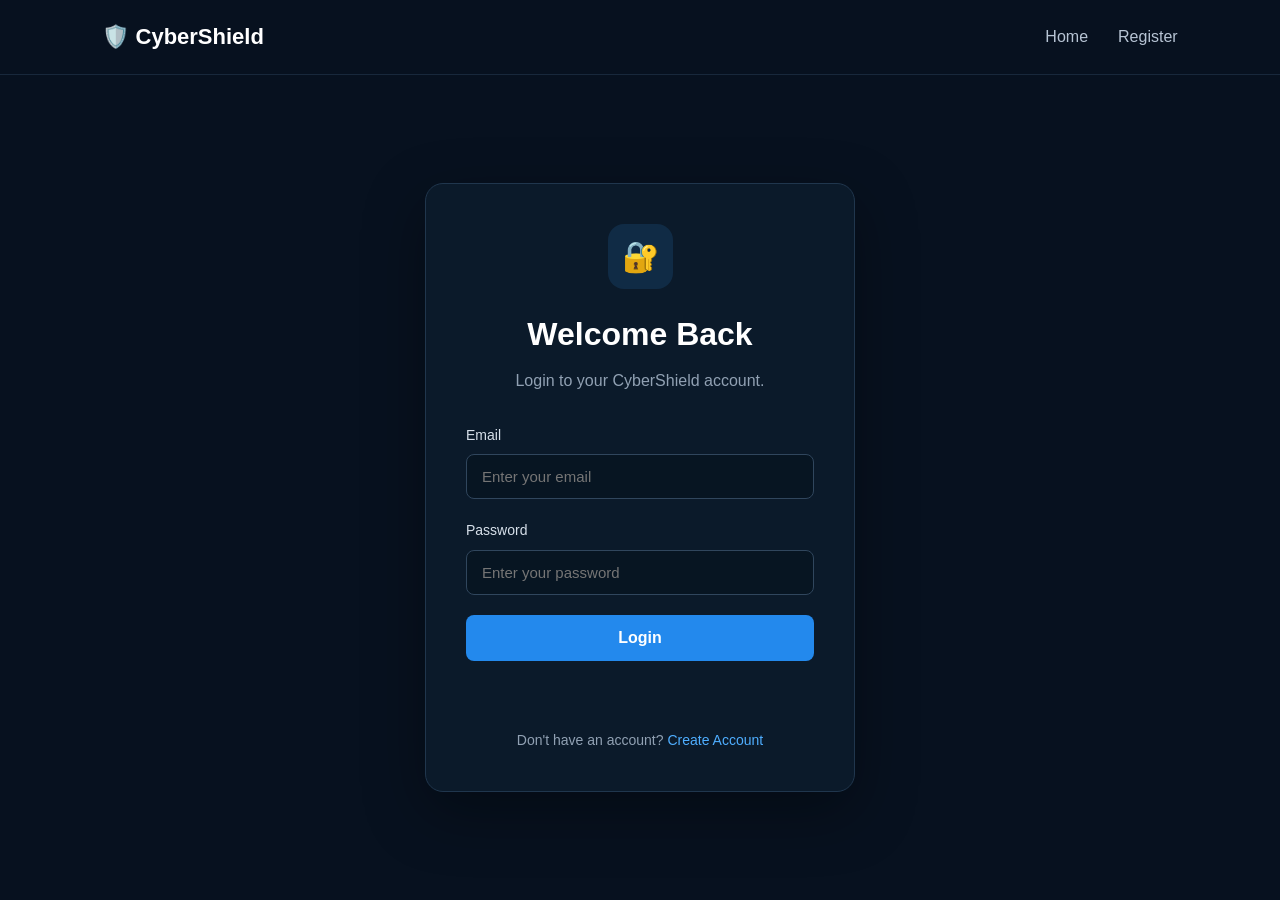
<file: frontend/dashboard.html>
<!DOCTYPE html>
<html lang="en">

<head>
    <meta charset="UTF-8">
    <meta name="viewport" content="width=device-width, initial-scale=1.0">

    <title>CyberShield Dashboard</title>

    <link rel="stylesheet" href="css/style.css">
</head>

<body class="dashboard-page">

    <!-- =========================
         SIDEBAR
    ========================== -->

    <aside class="sidebar">

        <div class="sidebar-logo">
            <span class="logo-icon">🛡️</span>
            <span>CyberShield</span>
        </div>


        <nav class="sidebar-nav">

            <a href="dashboard.html" class="nav-item active">
                <span>🏠</span>
                <span>Dashboard</span>
            </a>

            <a href="#urlScanner" class="nav-item">
                <span>🔗</span>
                <span>URL Scanner</span>
            </a>

            <a href="#emailAnalyzer" class="nav-item">
                <span>📧</span>
                <span>Email Analyzer</span>
            </a>

            <a href="#messageAnalyzer" class="nav-item">
                <span>💬</span>
                <span>Message Analyzer</span>
            </a>

            <a href="#scanHistory" class="nav-item">
                <span>📋</span>
                <span>Scan History</span>
            </a>

        </nav>


        <div class="sidebar-bottom">

            <a href="#settings" class="nav-item">
                <span>⚙️</span>
                <span>Settings</span>
            </a>

            <a href="#" class="nav-item" id="logoutButton">
                <span>🚪</span>
                <span>Logout</span>
            </a>

        </div>

    </aside>


    <!-- =========================
         MAIN CONTENT
    ========================== -->

    <main class="dashboard-main">

        <!-- TOP HEADER -->

        <header class="dashboard-header">

            <div>
                <h1>Dashboard</h1>
                <p>Cybersecurity &amp; Phishing Detection</p>
            </div>

            <div class="user-info">

                <div class="user-avatar">
                    👤
                </div>

                <div>
                    <strong id="userName">User</strong>
                    <small id="userEmail">user@example.com</small>
                </div>

            </div>

        </header>


        <!-- =========================
             WELCOME SECTION
        ========================== -->

        <section class="welcome-section">

            <div>

                <h2>
                    Welcome back,
                    <span id="welcomeName">User</span> 👋
                </h2>

                <p>
                    Protect yourself from phishing, malicious URLs,
                    suspicious emails and cyber threats.
                </p>

            </div>

        </section>


        <!-- =========================
             STATISTICS
        ========================== -->

        <section class="stats-grid">

            <div class="stat-card">

                <div class="stat-icon">
                    🔍
                </div>

                <div>
                    <p>Total Scans</p>
                    <h2 id="totalScans">0</h2>
                </div>

            </div>


            <div class="stat-card">

                <div class="stat-icon">
                    🟢
                </div>

                <div>
                    <p>Safe</p>
                    <h2 id="safeScans">0</h2>
                </div>

            </div>


            <div class="stat-card">

                <div class="stat-icon">
                    🟡
                </div>

                <div>
                    <p>Suspicious</p>
                    <h2 id="suspiciousScans">0</h2>
                </div>

            </div>


            <div class="stat-card">

                <div class="stat-icon">
                    🔴
                </div>

                <div>
                    <p>High Risk</p>
                    <h2 id="highRiskScans">0</h2>
                </div>

            </div>

        </section>


        <!-- =========================
             URL SCANNER
        ========================== -->

        <section
            class="content-section scanner-section"
            id="urlScanner"
        >

            <div class="section-title">

                <div class="section-title-icon">
                    🔗
                </div>

                <div>

                    <h2>URL Scanner</h2>

                    <p>
                        Analyze a URL for phishing and malicious indicators.
                    </p>

                </div>

            </div>


            <div class="scanner-card">

                <label for="urlInput">
                    Enter a website URL
                </label>


                <div class="scanner-form">

                    <input
                        type="text"
                        id="urlInput"
                        placeholder="https://example.com"
                        autocomplete="off"
                    >

                    <button
                        type="button"
                        id="scanButton"
                    >
                        Scan URL
                    </button>

                </div>


                <p class="scanner-help">
                    CyberShield analyzes URL characteristics
                    and calculates a security risk score.
                </p>

            </div>


            <!-- SCAN RESULT -->

            <div id="scanResult"></div>

        </section>

<!-- =========================
     EMAIL ANALYZER
========================== -->

<section
    class="content-section scanner-section"
    id="emailAnalyzer"
>
    <div class="section-title">
        <div class="section-title-icon">📧</div>


    <div>
        <h2>Email Analyzer</h2>
        <p>Analyze suspicious emails for phishing indicators.</p>
    </div>
</div>

<div class="scanner-card">
    <label for="emailInput">Paste the email subject and body</label>

    <textarea
        id="emailInput"
        rows="8"
        maxlength="20000"
        placeholder="Paste a suspicious email here..."
        style="width: 100%; box-sizing: border-box; padding: 14px; margin-top: 10px; border-radius: 8px; resize: vertical;"
    ></textarea>

    <div style="margin-top: 16px;">
        <button type="button" id="emailScanButton">
            Analyze Email
        </button>
    </div>

    <p class="scanner-help">
        CyberShield checks email content and embedded URLs for
        configured phishing indicators. Avoid pasting real passwords,
        OTPs, or other sensitive personal information.
    </p>
</div>

<div id="emailScanResult" aria-live="polite"></div>

</section>

       





        <!-- =========================
             SCAN HISTORY
        ========================== -->

        <section
            class="content-section"
            id="scanHistory"
        >

            <div class="section-title">

                <div class="section-title-icon">
                    📋
                </div>

                <div>

                    <h2>Recent Scans</h2>

                    <p>
                        Your latest security analysis.
                    </p>

                </div>

            </div>


            <div class="history-card">

                <div class="table-wrapper">

                    <table>

                        <thead>

                            <tr>
                                <th>Type</th>
                                <th>Input</th>
                                <th>Result</th>
                                <th>Risk Score</th>
                                <th>Date</th>
                            </tr>

                        </thead>


                        <tbody id="scanHistoryBody">

                            <tr>

                                <td colspan="5" class="empty-history">
                                    No scans yet.
                                </td>

                            </tr>

                        </tbody>

                    </table>

                </div>

            </div>

        </section>


        <!-- =========================
             SETTINGS
        ========================== -->

        <section
            class="content-section coming-soon-section"
            id="settings"
        >

            <div class="section-title">

                <div class="section-title-icon">
                    ⚙️
                </div>

                <div>

                    <h2>Settings</h2>

                    <p>
                        Manage your CyberShield account.
                    </p>

                </div>

            </div>


            <div class="coming-soon-card">

                <div class="coming-soon-icon">
                    ⚙️
                </div>

                <h3>Account Settings</h3>

                <p>
                    Account and security settings will be added later.
                </p>

                <span class="coming-soon-badge">
                    Coming Soon
                </span>

            </div>

        </section>


        <!-- FOOTER -->

        <footer class="dashboard-footer">

            <p>
                © 2026 CyberShield —
                AI-Powered Cybersecurity &amp; Phishing Detection
            </p>

        </footer>

    </main>


    <!-- =========================
         JAVASCRIPT
    ========================== -->

    <script src="js/dashboard.js"></script>

</body>

</html>
</file>
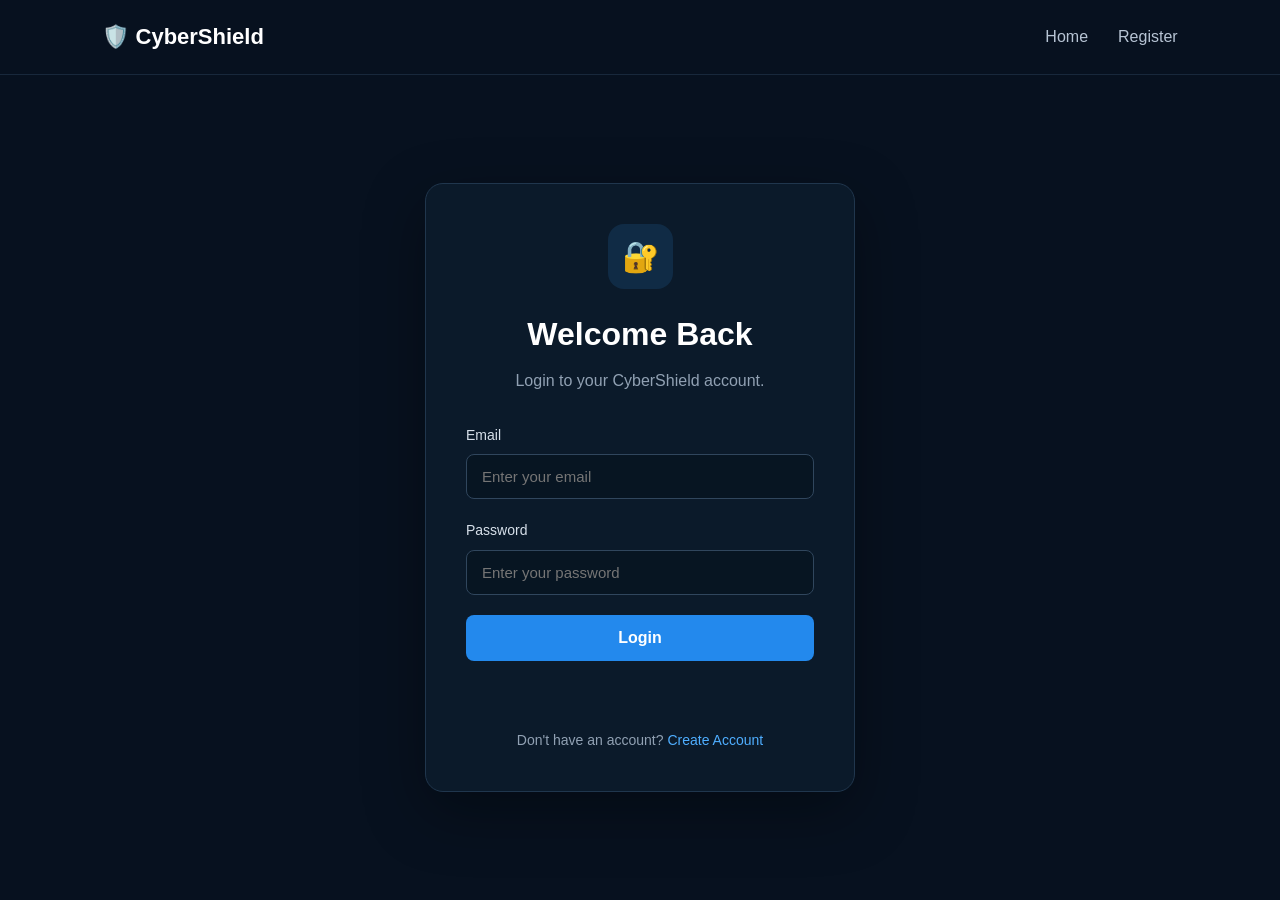
<file: frontend/login.html>
<!DOCTYPE html>
<html lang="en">

<head>

    <meta charset="UTF-8">
    <meta name="viewport" content="width=device-width, initial-scale=1.0">

    <title>Login | CyberShield</title>

    <link rel="stylesheet" href="css/style.css">
    <link rel="stylesheet" href="css/auth.css">

</head>

<body>

    <header class="navbar">
        <div class="logo">🛡️ CyberShield</div>

        <nav>
            <a href="index.html">Home</a>
            <a href="register.html">Register</a>
        </nav>
    </header>

    <main class="auth-page">

        <div class="auth-card">

            <div class="auth-icon">🔐</div>

            <h1>Welcome Back</h1>

            <p class="auth-subtitle">
                Login to your CyberShield account.
            </p>

            <form id="loginForm">

                <div class="form-group">
                    <label for="loginEmail">Email</label>
                    <input
                        type="email"
                        id="loginEmail"
                        placeholder="Enter your email"
                        required
                    >
                </div>

                <div class="form-group">
                    <label for="loginPassword">Password</label>
                    <input
                        type="password"
                        id="loginPassword"
                        placeholder="Enter your password"
                        required
                    >
                </div>

                <button type="submit" class="auth-button">
                    Login
                </button>

            </form>

            <div id="loginMessage" class="auth-message"></div>

            <p class="auth-footer">
                Don't have an account?
                <a href="register.html">Create Account</a>
            </p>

        </div>

    </main>

    <script src="js/auth.js"></script>

</body>

</html>
</file>
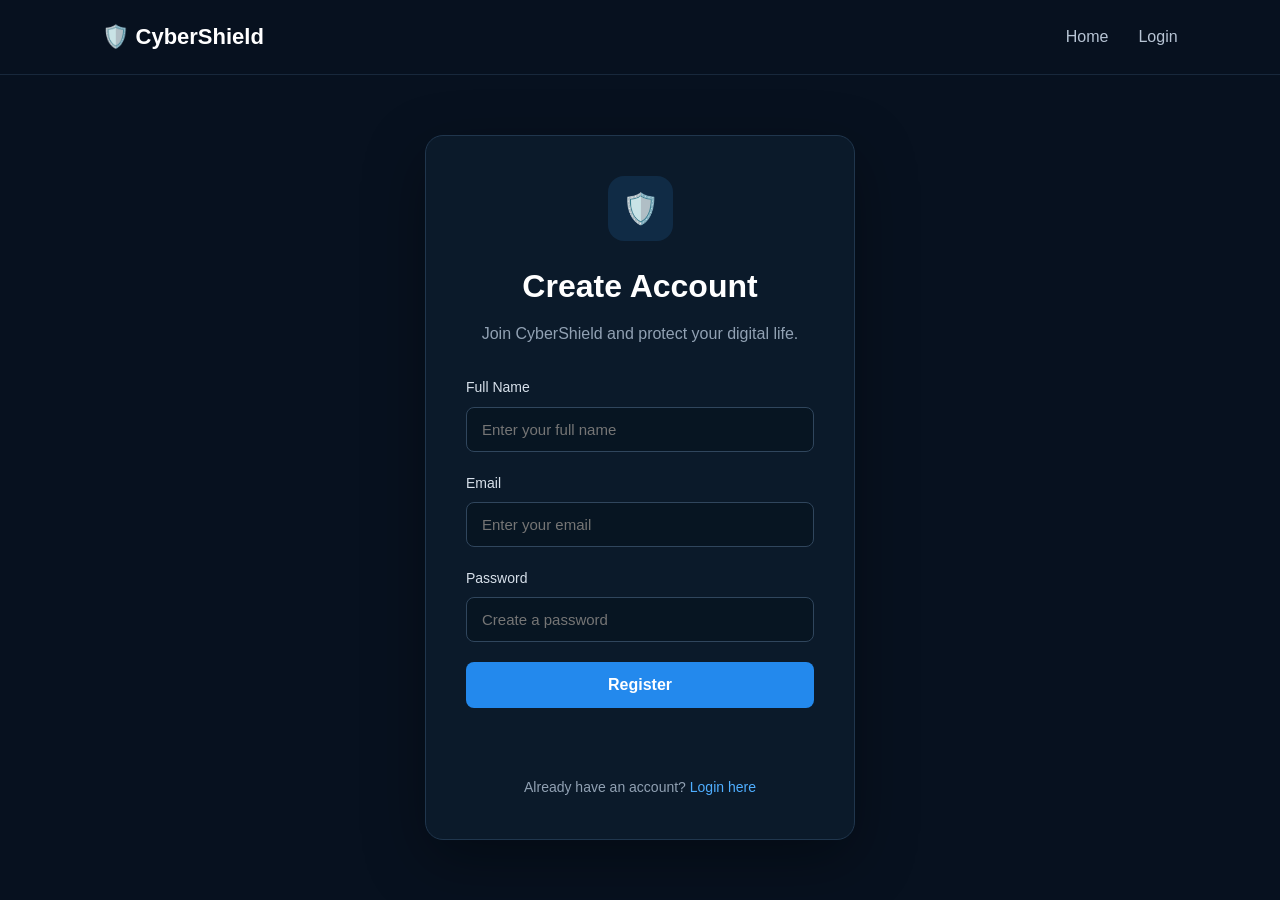
<file: frontend/register.html>
<!DOCTYPE html>
<html lang="en">

<head>

    <meta charset="UTF-8">
    <meta name="viewport" content="width=device-width, initial-scale=1.0">

    <title>Register | CyberShield</title>

    <link rel="stylesheet" href="css/style.css">
    <link rel="stylesheet" href="css/auth.css">

</head>

<body>

    <header class="navbar">
        <div class="logo">🛡️ CyberShield</div>

        <nav>
            <a href="index.html">Home</a>
            <a href="login.html">Login</a>
        </nav>
    </header>

    <main class="auth-page">

        <div class="auth-card">

            <div class="auth-icon">🛡️</div>

            <h1>Create Account</h1>

            <p class="auth-subtitle">
                Join CyberShield and protect your digital life.
            </p>

            <form id="registerForm">

                <div class="form-group">
                    <label for="name">Full Name</label>
                    <input
                        type="text"
                        id="name"
                        placeholder="Enter your full name"
                        required
                    >
                </div>

                <div class="form-group">
                    <label for="email">Email</label>
                    <input
                        type="email"
                        id="email"
                        placeholder="Enter your email"
                        required
                    >
                </div>

                <div class="form-group">
                    <label for="password">Password</label>
                    <input
                        type="password"
                        id="password"
                        placeholder="Create a password"
                        required
                    >
                </div>

                <button type="submit" class="auth-button">
                    Register
                </button>

            </form>

            <div id="registerMessage" class="auth-message"></div>

            <p class="auth-footer">
                Already have an account?
                <a href="login.html">Login here</a>
            </p>

        </div>

    </main>

    <script src="js/auth.js"></script>

</body>

</html>
</file>
<file: frontend/css/style.css>
* {
    margin: 0;
    padding: 0;
    box-sizing: border-box;
}


body {
    font-family: Arial, Helvetica, sans-serif;
    background: #07111f;
    color: #ffffff;
    line-height: 1.6;
}


/* Navigation */

.navbar {
    height: 75px;

    display: flex;
    align-items: center;
    justify-content: space-between;

    padding: 0 8%;

    border-bottom: 1px solid #18283b;

    background: #07111f;
}


.logo {
    font-size: 22px;
    font-weight: bold;
}


.navbar nav {
    display: flex;
    align-items: center;
    gap: 30px;
}


.navbar a {
    color: #b7c4d4;
    text-decoration: none;
    transition: 0.3s;
}


.navbar a:hover {
    color: #ffffff;
}


.nav-login {
    padding: 9px 20px;

    border: 1px solid #2d8cff;

    border-radius: 8px;
}


/* Hero */

.hero {
    min-height: 650px;

    display: flex;
    align-items: center;
    justify-content: space-between;

    gap: 80px;

    padding: 80px 10%;
}


.hero-content {
    max-width: 650px;
}


.badge {
    display: inline-block;

    padding: 8px 15px;

    margin-bottom: 25px;

    border: 1px solid #21476e;

    border-radius: 30px;

    color: #65b7ff;

    background: #0c2036;

    font-size: 14px;
}


.hero h1 {
    font-size: 64px;
    line-height: 1.05;

    margin-bottom: 25px;
}


.hero h1 span {
    color: #2d9cff;
}


.hero p {
    color: #aab8c8;

    font-size: 18px;

    max-width: 600px;

    margin-bottom: 35px;
}


.hero-buttons {
    display: flex;
    gap: 15px;
}


.btn {
    display: inline-block;

    padding: 13px 25px;

    border-radius: 8px;

    text-decoration: none;

    font-weight: bold;

    transition: 0.3s;
}


.primary-btn {
    background: #2389ed;
    color: white;
}


.primary-btn:hover {
    background: #1674d0;
}


.secondary-btn {
    border: 1px solid #35485e;
    color: white;
}


.secondary-btn:hover {
    background: #132337;
}


/* Security Card */

.security-card {
    width: 330px;

    padding: 35px;

    border: 1px solid #20364d;

    border-radius: 20px;

    background: #0b1a2a;

    box-shadow: 0 20px 50px rgba(0, 0, 0, 0.3);
}


.shield-icon {
    font-size: 70px;

    margin-bottom: 15px;
}


.security-card h3 {
    font-size: 25px;

    margin-bottom: 5px;
}


.security-card p {
    color: #9eacbc;
}


.security-status {
    margin-top: 25px;

    padding: 12px;

    border-radius: 8px;

    background: #102b22;

    color: #67e5a6;

    font-size: 14px;
}


.status-dot {
    display: inline-block;

    width: 8px;
    height: 8px;

    margin-right: 8px;

    border-radius: 50%;

    background: #35d98b;
}


.scan-preview {
    display: flex;

    justify-content: space-between;

    margin-top: 20px;

    padding-top: 20px;

    border-top: 1px solid #20364d;

    color: #8fa1b4;
}


.scan-preview strong {
    color: #35d98b;
}


/* Features */

.features {
    padding: 100px 10%;

    background: #091725;
}


.section-heading {
    max-width: 700px;

    margin-bottom: 50px;
}


.section-heading > span,
.about > div > span {
    color: #4faeff;

    font-size: 13px;

    font-weight: bold;

    letter-spacing: 2px;
}


.section-heading h2,
.about h2 {
    font-size: 42px;

    line-height: 1.2;

    margin: 15px 0;
}


.section-heading p,
.about p {
    color: #9eacbc;

    font-size: 17px;
}


.feature-grid {
    display: grid;

    grid-template-columns:
        repeat(4, 1fr);

    gap: 20px;
}


.feature-card {
    padding: 30px;

    border: 1px solid #20364d;

    border-radius: 15px;

    background: #0c1b2b;

    transition: 0.3s;
}


.feature-card:hover {
    transform: translateY(-5px);

    border-color: #2d8cff;
}


.feature-icon {
    font-size: 35px;

    margin-bottom: 20px;
}


.feature-card h3 {
    margin-bottom: 10px;

    font-size: 21px;
}


.feature-card p {
    color: #91a1b3;

    font-size: 14px;
}


/* About */

.about {
    padding: 110px 10%;
}


.about > div {
    max-width: 750px;
}


.about h2 {
    font-size: 45px;
}


/* Footer */

footer {
    padding: 45px 10%;

    border-top: 1px solid #1a2c40;

    background: #050d17;

    color: #8fa0b3;
}


footer p {
    margin-top: 10px;
}


.copyright {
    font-size: 13px;

    margin-top: 25px;
}


/* Dashboard */

body.dashboard-page {
    display: flex;
    min-height: 100vh;
    background: #07111f;
    color: #ffffff;
}

.sidebar {
    width: 260px;
    min-height: 100vh;
    padding: 28px 18px;
    border-right: 1px solid #1a2c40;
    background: #091827;
    display: flex;
    flex-direction: column;
    justify-content: space-between;
}

.sidebar-logo {
    display: flex;
    align-items: center;
    gap: 10px;
    padding: 8px 10px 24px;
    font-weight: bold;
    font-size: 20px;
    color: #ffffff;
}

.logo-icon {
    font-size: 24px;
}

.sidebar-nav,
.sidebar-bottom {
    display: flex;
    flex-direction: column;
    gap: 10px;
}

.nav-item {
    display: flex;
    align-items: center;
    gap: 12px;
    padding: 12px 14px;
    border-radius: 10px;
    color: #bfd0e4;
    text-decoration: none;
    transition: 0.3s;
}

.nav-item:hover,
.nav-item.active {
    background: #11243c;
    color: #ffffff;
}

.dashboard-main {
    flex: 1;
    padding: 30px 36px 40px;
}

.dashboard-header {
    display: flex;
    justify-content: space-between;
    align-items: center;
    gap: 20px;
    padding: 10px 0 28px;
    border-bottom: 1px solid #1a2c40;
}

.dashboard-header h1 {
    font-size: 32px;
    margin-bottom: 6px;
}

.dashboard-header p {
    color: #91a1b3;
    font-size: 14px;
}

.user-info {
    display: flex;
    align-items: center;
    gap: 12px;
    background: #0d1d2c;
    border: 1px solid #1f3550;
    border-radius: 12px;
    padding: 10px 14px;
}

.user-avatar {
    width: 38px;
    height: 38px;
    display: flex;
    align-items: center;
    justify-content: center;
    border-radius: 50%;
    background: #15314d;
    font-size: 18px;
}

.user-info small {
    display: block;
    color: #a1b4c8;
}

.welcome-section {
    margin: 28px 0;
    padding: 26px 28px;
    border: 1px solid #1d3551;
    border-radius: 18px;
    background: linear-gradient(135deg, #0d1d2c, #0b1a2a);
}

.welcome-section h2 {
    font-size: 28px;
    margin-bottom: 8px;
}

.welcome-section p {
    color: #9db0c5;
    max-width: 650px;
}

.stats-grid {
    display: grid;
    grid-template-columns: repeat(4, minmax(0, 1fr));
    gap: 18px;
    margin-bottom: 32px;
}

.stat-card {
    display: flex;
    align-items: center;
    gap: 16px;
    padding: 22px 20px;
    border: 1px solid #1d3551;
    border-radius: 14px;
    background: #0b1a2a;
}

.stat-icon {
    width: 48px;
    height: 48px;
    display: flex;
    align-items: center;
    justify-content: center;
    border-radius: 12px;
    background: #112b45;
    font-size: 22px;
}

.stat-card p {
    color: #a4b5c9;
    font-size: 13px;
    margin-bottom: 4px;
}

.stat-card h2 {
    font-size: 28px;
}

.content-section {
    margin-top: 22px;
    padding: 26px 0 10px;
}

.section-title {
    display: flex;
    align-items: center;
    gap: 14px;
    margin-bottom: 18px;
}

.section-title-icon {
    width: 44px;
    height: 44px;
    display: flex;
    align-items: center;
    justify-content: center;
    border-radius: 12px;
    background: #102b45;
    font-size: 22px;
}

.section-title h2 {
    font-size: 26px;
    margin-bottom: 4px;
}

.section-title p {
    color: #9eacbc;
    font-size: 14px;
}

.scanner-card,
.history-card,
.coming-soon-card {
    padding: 24px;
    border: 1px solid #1d3551;
    border-radius: 14px;
    background: #0b1a2a;
}

.scanner-card label {
    display: block;
    margin-bottom: 12px;
    font-weight: 600;
}

.scanner-form {
    display: flex;
    gap: 12px;
    margin-bottom: 12px;
}

.scanner-form input {
    flex: 1;
    padding: 14px 16px;
    border: 1px solid #30465d;
    border-radius: 10px;
    background: #071522;
    color: #ffffff;
    font-size: 15px;
}

.scanner-form input:focus {
    outline: none;
    border-color: #2d8cff;
    box-shadow: 0 0 0 2px rgba(45, 140, 255, 0.12);
}

.scanner-form button,
.auth-button {
    padding: 14px 22px;
    border: none;
    border-radius: 10px;
    background: #2389ed;
    color: #ffffff;
    font-size: 15px;
    font-weight: bold;
    cursor: pointer;
    transition: 0.3s;
}

#emailScanButton {
    padding: 14px 22px;
    border: none;
    border-radius: 10px;
    background: #2389ed;
    color: #ffffff;
    font-size: 15px;
    font-weight: bold;
    cursor: pointer;
    transition: 0.3s;
}

#emailScanButton:hover {
    background: #1474d4;
    transform: translateY(-2px);
}

#emailScanButton:disabled {
    opacity: 0.6;
    cursor: not-allowed;
    transform: none;
}

.scanner-form button:hover,
.auth-button:hover {
    background: #1674d0;
}

.scanner-help {
    color: #9fb5c8;
    font-size: 14px;
}

#scanResult {
    margin-top: 20px;
}

.result-card,
.scan-loading,
.scan-error {
    padding: 24px;
    border-radius: 14px;
    border: 1px solid #1d3551;
    background: #0b1a2a;
}

.result-card.safe {
    border-color: #1d7b51;
}

.result-card.suspicious {
    border-color: #b78614;
}

.result-card.phishing {
    border-color: #bd3e3e;
}

.result-header {
    display: flex;
    align-items: center;
    justify-content: space-between;
    gap: 16px;
    margin-bottom: 18px;
}

.result-label {
    display: block;
    color: #9fb5c8;
    font-size: 12px;
    text-transform: uppercase;
    letter-spacing: 1px;
    margin-bottom: 5px;
}

.risk-score {
    min-width: 120px;
    padding: 12px 14px;
    border-radius: 10px;
    background: #0d1d2c;
    text-align: center;
}

.risk-score span {
    display: block;
    color: #9fb5c8;
    font-size: 12px;
}

.risk-score strong {
    font-size: 22px;
}

.result-url,
.result-explanation,
.result-indicators {
    margin-top: 18px;
}

.result-url {
    color: #dfeaf6;
}

.result-explanation h3,
.result-indicators h3 {
    margin-bottom: 10px;
    font-size: 18px;
}

.result-explanation p,
.result-indicators li,
.coming-soon-card p {
    color: #9eb5cc;
}

.result-indicators ul {
    padding-left: 18px;
}

.coming-soon-card {
    text-align: center;
}

.coming-soon-icon {
    font-size: 36px;
    margin-bottom: 12px;
}

.coming-soon-card h3 {
    font-size: 22px;
    margin-bottom: 10px;
}

.coming-soon-badge {
    display: inline-block;
    margin-top: 18px;
    padding: 8px 14px;
    border-radius: 999px;
    background: #142c44;
    color: #7ec2ff;
    font-size: 12px;
    font-weight: bold;
    letter-spacing: 0.5px;
    text-transform: uppercase;
}

.table-wrapper {
    overflow-x: auto;
}

table {
    width: 100%;
    border-collapse: collapse;
}

th,
td {
    padding: 14px 12px;
    border-bottom: 1px solid #1d3551;
    text-align: left;
}

th {
    color: #7fa2c3;
    font-size: 12px;
    text-transform: uppercase;
    letter-spacing: 0.5px;
}

.empty-history {
    text-align: center;
    color: #9eb5cc;
    padding: 26px 12px;
}

.dashboard-footer {
    margin-top: 30px;
    padding-top: 18px;
    border-top: 1px solid #1a2c40;
    color: #90a8bf;
    font-size: 14px;
}

/* Responsive */

@media (max-width: 900px) {

    .hero {
        flex-direction: column;

        align-items: flex-start;
    }

    .hero h1 {
        font-size: 48px;
    }

    .feature-grid {
        grid-template-columns:
            repeat(2, 1fr);
    }

}


@media (max-width: 900px) {
    body.dashboard-page {
        flex-direction: column;
    }

    .sidebar {
        width: 100%;
        min-height: auto;
        border-right: none;
        border-bottom: 1px solid #1a2c40;
    }

    .stats-grid {
        grid-template-columns: repeat(2, minmax(0, 1fr));
    }
}

@media (max-width: 600px) {

    .navbar nav a:not(.nav-login) {
        display: none;
    }

    .hero {
        padding: 60px 7%;
    }

    .hero h1 {
        font-size: 40px;
    }

    .security-card {
        width: 100%;
    }

    .feature-grid {
        grid-template-columns: 1fr;
    }

    .dashboard-main {
        padding: 22px 18px 30px;
    }

    .dashboard-header {
        flex-direction: column;
        align-items: flex-start;
    }

    .stats-grid {
        grid-template-columns: 1fr;
    }

    .scanner-form {
        flex-direction: column;
    }

    .result-header {
        flex-direction: column;
        align-items: flex-start;
    }

}
/* =========================================
   CYBERSHIELD EMAIL ANALYZER RESULTS
========================================= */

#emailScanResult {
    margin-top: 24px;
    color: #e5e7eb;
}

.email-result-card {
    background: #ffffff;
    border: 1px solid #e2e8f0;
    border-radius: 18px;
    padding: 26px;
    margin-top: 20px;
    box-shadow: 0 8px 30px rgba(15, 23, 42, 0.07);
    color: #1e293b;
}

.email-result-header {
    display: flex;
    justify-content: space-between;
    align-items: center;
    gap: 16px;
    flex-wrap: wrap;
    padding-bottom: 20px;
    border-bottom: 1px solid #e2e8f0;
}

.email-result-header h3 {
    margin: 0 0 8px;
    font-size: 22px;
    color: #0f172a;
}

.email-result-header p {
    margin: 0;
    color: #64748b;
    font-size: 14px;
}

.email-risk-badge {
    display: inline-block;
    padding: 9px 15px;
    border-radius: 30px;
    font-size: 12px;
    font-weight: 800;
    letter-spacing: 0.5px;
}

.email-risk-low {
    background: #dcfce7;
    color: #166534;
}

.email-risk-suspicious {
    background: #fef3c7;
    color: #92400e;
}

.email-risk-high {
    background: #fee2e2;
    color: #991b1b;
}

.email-risk-unknown {
    background: #e2e8f0;
    color: #334155;
}

.email-score-panel {
    margin: 22px 0;
    padding: 22px;
    border-radius: 14px;
    background: #f8fafc;
    border: 1px solid #e2e8f0;
}

.email-score-top {
    display: flex;
    justify-content: space-between;
    align-items: center;
    gap: 12px;
    margin-bottom: 14px;
}

.email-score-label {
    color: #475569;
    font-size: 14px;
    font-weight: 600;
}

.email-score-value {
    font-size: 28px;
    font-weight: 800;
    color: #0f172a;
}

.email-score-track {
    width: 100%;
    height: 10px;
    overflow: hidden;
    border-radius: 20px;
    background: #e2e8f0;
}

.email-score-fill {
    height: 100%;
    width: 0;
    border-radius: inherit;
    transition: width 0.5s ease;
}

.email-score-fill.email-risk-low {
    background: #16a34a;
}

.email-score-fill.email-risk-suspicious {
    background: #d97706;
}

.email-score-fill.email-risk-high {
    background: #dc2626;
}

.email-score-fill.email-risk-unknown {
    background: #64748b;
}

.email-result-explanation {
    margin: 18px 0 24px;
    line-height: 1.7;
    color: #475569;
}

.email-result-grid {
    display: grid;
    grid-template-columns: repeat(2, minmax(0, 1fr));
    gap: 18px;
}

.email-detail-card {
    padding: 20px;
    background: #ffffff;
    border: 1px solid #e2e8f0;
    border-radius: 14px;
    min-width: 0;
}

.email-detail-card h4 {
    margin: 0 0 15px;
    color: #0f172a;
    font-size: 16px;
}

.email-detail-list {
    padding-left: 20px;
    margin: 0;
    color: #475569;
    line-height: 1.8;
    overflow-wrap: anywhere;
}

.email-detail-list li {
    padding-left: 3px;
    margin-bottom: 8px;
}

.email-empty-item {
    list-style: none;
    margin-left: -20px;
    color: #64748b;
}

.email-scan-error {
    margin-top: 18px;
    padding: 14px 16px;
    background: #fee2e2;
    border: 1px solid #fecaca;
    border-radius: 10px;
    color: #991b1b;
    line-height: 1.6;
}

#emailScanButton:disabled {
    opacity: 0.65;
    cursor: wait;
}

@media (max-width: 650px) {
    .email-result-card {
        padding: 18px;
    }

    .email-result-grid {
        grid-template-columns: 1fr;
    }

    .email-score-value {
        font-size: 24px;
    }
}
</file>
<file: frontend/css/auth.css>
.auth-page {
    min-height: calc(100vh - 75px);

    display: flex;
    justify-content: center;
    align-items: center;

    padding: 60px 20px;
}


.auth-card {
    width: 100%;
    max-width: 430px;

    padding: 40px;

    background: #0b1a2a;

    border: 1px solid #20364d;

    border-radius: 18px;

    box-shadow: 0 20px 60px rgba(0, 0, 0, 0.35);
}


.auth-icon {
    width: 65px;
    height: 65px;

    display: flex;
    align-items: center;
    justify-content: center;

    margin: 0 auto 20px;

    border-radius: 16px;

    background: #102b45;

    font-size: 30px;
}


.auth-card h1 {
    text-align: center;

    font-size: 32px;

    margin-bottom: 8px;
}


.auth-subtitle {
    text-align: center;

    color: #91a1b3;

    margin-bottom: 30px;
}


.form-group {
    margin-bottom: 20px;
}


.form-group label {
    display: block;

    margin-bottom: 8px;

    color: #d7e0ea;

    font-size: 14px;
}


.form-group input {
    width: 100%;

    padding: 13px 15px;

    border: 1px solid #30465d;

    border-radius: 8px;

    outline: none;

    background: #071522;

    color: white;

    font-size: 15px;
}


.form-group input:focus {
    border-color: #2d8cff;

    box-shadow: 0 0 0 2px rgba(45, 140, 255, 0.12);
}


.auth-button {
    width: 100%;

    padding: 14px;

    border: none;

    border-radius: 8px;

    background: #2389ed;

    color: white;

    font-size: 16px;

    font-weight: bold;

    cursor: pointer;

    transition: 0.3s;
}


.auth-button:hover {
    background: #1674d0;
}


.auth-message {
    min-height: 25px;

    margin-top: 18px;

    text-align: center;

    font-size: 14px;
}


.auth-footer {
    margin-top: 25px;

    text-align: center;

    color: #91a1b3;

    font-size: 14px;
}


.auth-footer a {
    color: #4faeff;

    text-decoration: none;
}


.auth-footer a:hover {
    text-decoration: underline;
}
</file>
